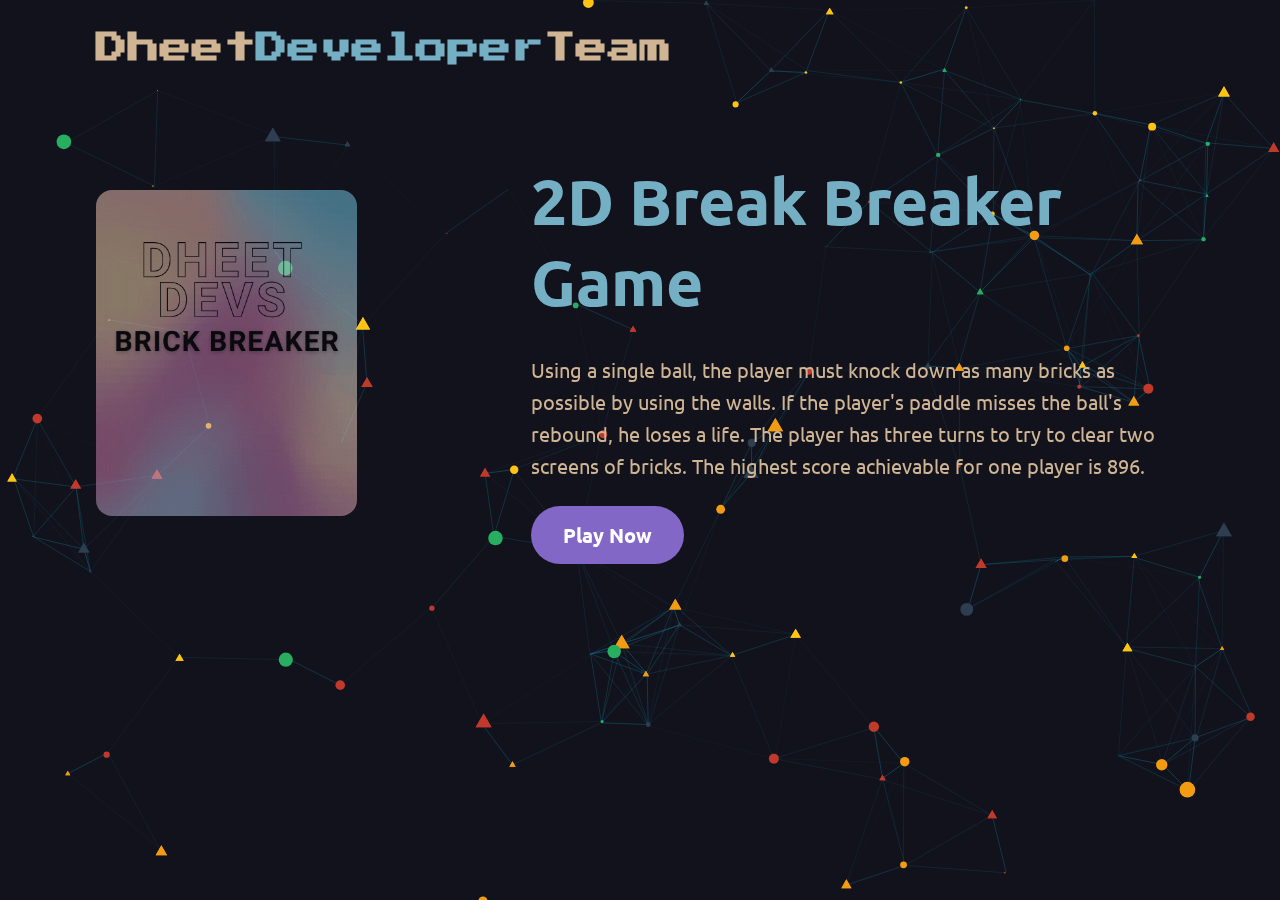
<file: index.html>
<!DOCTYPE html>
<html lang="en">

<head>
  <meta charset="UTF-8">
  <meta http-equiv="X-UA-Compatible" content="IE=edge">
  <meta name="viewport" content="width=device-width, initial-scale=1.0">
  <title>Break Broker</title>
  <link rel="preconnect" href="https://fonts.googleapis.com">
  <link rel="preconnect" href="https://fonts.gstatic.com" crossorigin>
  <link href="https://fonts.googleapis.com/css2?family=Press+Start+2P&display=swap" rel="stylesheet">
  <link rel="stylesheet" href="https://pro.fontawesome.com/releases/v5.10.0/css/all.css"
    integrity="sha384-AYmEC3Yw5cVb3ZcuHtOA93w35dYTsvhLPVnYs9eStHfGJvOvKxVfELGroGkvsg+p" crossorigin="anonymous" />
  <link rel="preconnect" href="https://fonts.googleapis.com">
  <link rel="preconnect" href="https://fonts.gstatic.com" crossorigin>
  <link href="https://fonts.googleapis.com/css2?family=Roboto&family=Ubuntu&display=swap" rel="stylesheet">
  <link rel="stylesheet" href="style/style2.css">
</head>

<body>
  <div id="particles-js"></div>

  <header>
    <nav>
      <div>
        <h1><span>Dheet</span>Developer<span>Team</span></h1>
      </div>
      <div class="logo">
        <a href="https://discord.com/invite/E8YcJpGJKB"><i class="fab fa-discord"></i></a>
        <span>
          <a href="https://www.linkedin.com/company/devsnest/"><i class="fab fa-linkedin"></i></a>
        </span>
        <a href="https://github.com/Dheet-Developer-Team"><i class="fab fa-github-square"></i></a>
      </div>
    </nav>
    <div class="container">
      <div>
        <img src="./imgs/intro.gif" alt="">
      </div>
      <div class="text">
        <h1>2D Break Breaker Game</h1>
        <p>Using a single ball, the player must knock down as many bricks as possible by using the walls.
          If the player's paddle misses the ball's rebound, he loses a life.
          The player has three turns to try to clear two screens of bricks.
          The highest score achievable for one player is 896.</p>
        <a class="btn" href="break.html">Play Now</a>
      </div>
    </div>
  </header>


  <script src="./particles.js"></script>
  <script src="./app.js"></script>
</body>

</html>
</file>
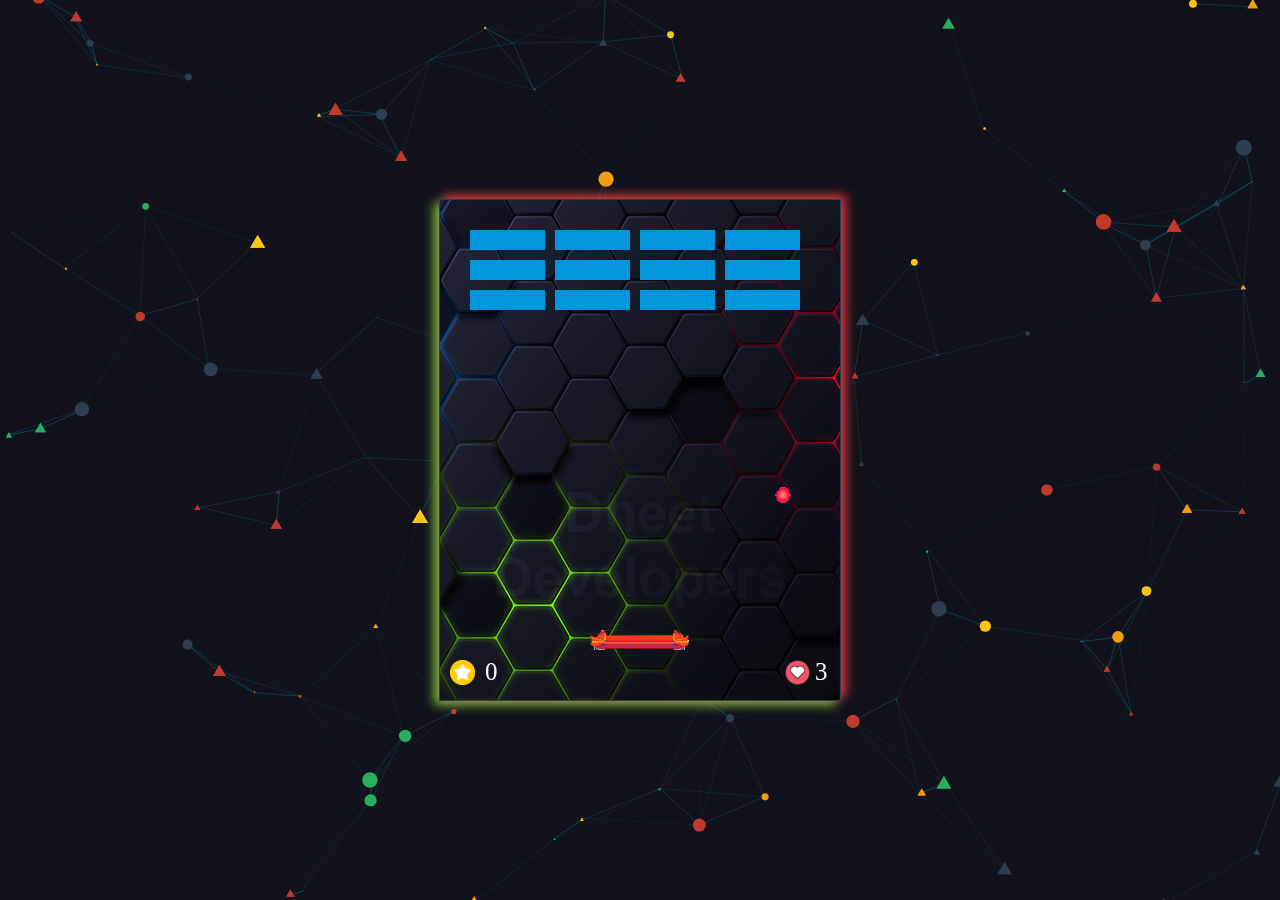
<file: break.html>
<!DOCTYPE html>
<html lang="en">

<head>
    <meta charset="UTF-8">
    <meta http-equiv="X-UA-Compatible" content="IE=edge">
    <meta name="viewport" content="width=device-width, initial-scale=1.0">
    <title>Break Broker</title>
    <link rel="stylesheet" href="./style/style.css">
</head>

<body>
    <div id="particles-js"></div>

    <div class="main_container">
        <canvas id="canvas" width="400" height="500"></canvas>
    </div>

    <script src="./script/grapic.js"></script>
    <script src="./script/app.js"></script>
    <script src="./particles.js"></script>
    <script src="./app.js"></script>
</body>

</html>
</file>
<file: style/style2.css>
* {
  padding: 0;
  margin: 0;
  box-sizing: border-box;
}
body {
  background-color: #12121c;
  overflow-x:hidden;
}
#particles-js {
  width: 100%;
  height: 100vh;
  overflow: hidden;
  position: absolute;
  background-color: #12121c;
}
header {
  position: relative;
}
nav {
  color: #75afc3;
  font-family: "Press Start 2P", cursive;
  display: flex;
  justify-content: space-between;
  align-items: center;
  padding: 2rem 6rem;
  font-size: 1rem;
}
nav span {
  color: rgb(207, 181, 147);
}
.logo {
  font-size: 2rem;
}
.logo i {
  padding-left: 1rem;
}
.container {
  font-family: "Ubuntu", sans-serif;
  display: flex;
  justify-content: space-between;
  align-items: center;
  padding: 4rem 6rem;
  color: #fff;
}
.container img {
  width: 60%;
  opacity: 0.5;
  border-radius: 1rem;
}
.container > div:first-child {
  flex: 1 0 40%;
}
.container > div:last-child {
  flex: 1 0 60%;
}
.container h1 {
  color: #75afc3;
  font-size: 4rem;
}
p {
  color: rgb(207, 181, 147);
  margin: 2rem 0 2.5rem 0;
  line-height: 2rem;
  font-size: 20px;
}
.btn {
  padding: 1rem 2rem;
  background-color: #8367c7;
  border-radius: 2rem;
  color: #fff;
  font-weight: bold;
  font-size: 20px;
  text-decoration: none;
}
@media (max-width: 1200px) {
  .container {
    flex-direction: column;
    text-align: center;
    padding: 2rem 1rem;
  }
.container h1 {
  font-size: 2rem;
}
nav{
 flex-direction:column;
 padding: 1rem 1rem;
 text-align: center;
}
}
</file>
<file: style/style.css>
* {
  padding: 0;
  margin: 0;
  box-sizing: border-box;
}
#particles-js {
  width: 100%;
  height: 100vh;
  overflow: hidden;
  position: absolute;
  background-color: #12121c;
}
.main_container {
  height: 100vh;

  width : 100vw ; 
  display: flex;
  position : absolute;
  top : 0px ;
  left : 0px ; 
  justify-content: center;
  align-items: center;
  z-index: 89;
  color :  #98eb46cb; 
}
#canvas{
  box-shadow: 5px -4px 10px 0px #fd3741d2,
  -5px 4px 10px 0px  #98eb46cb;
}
</file>
